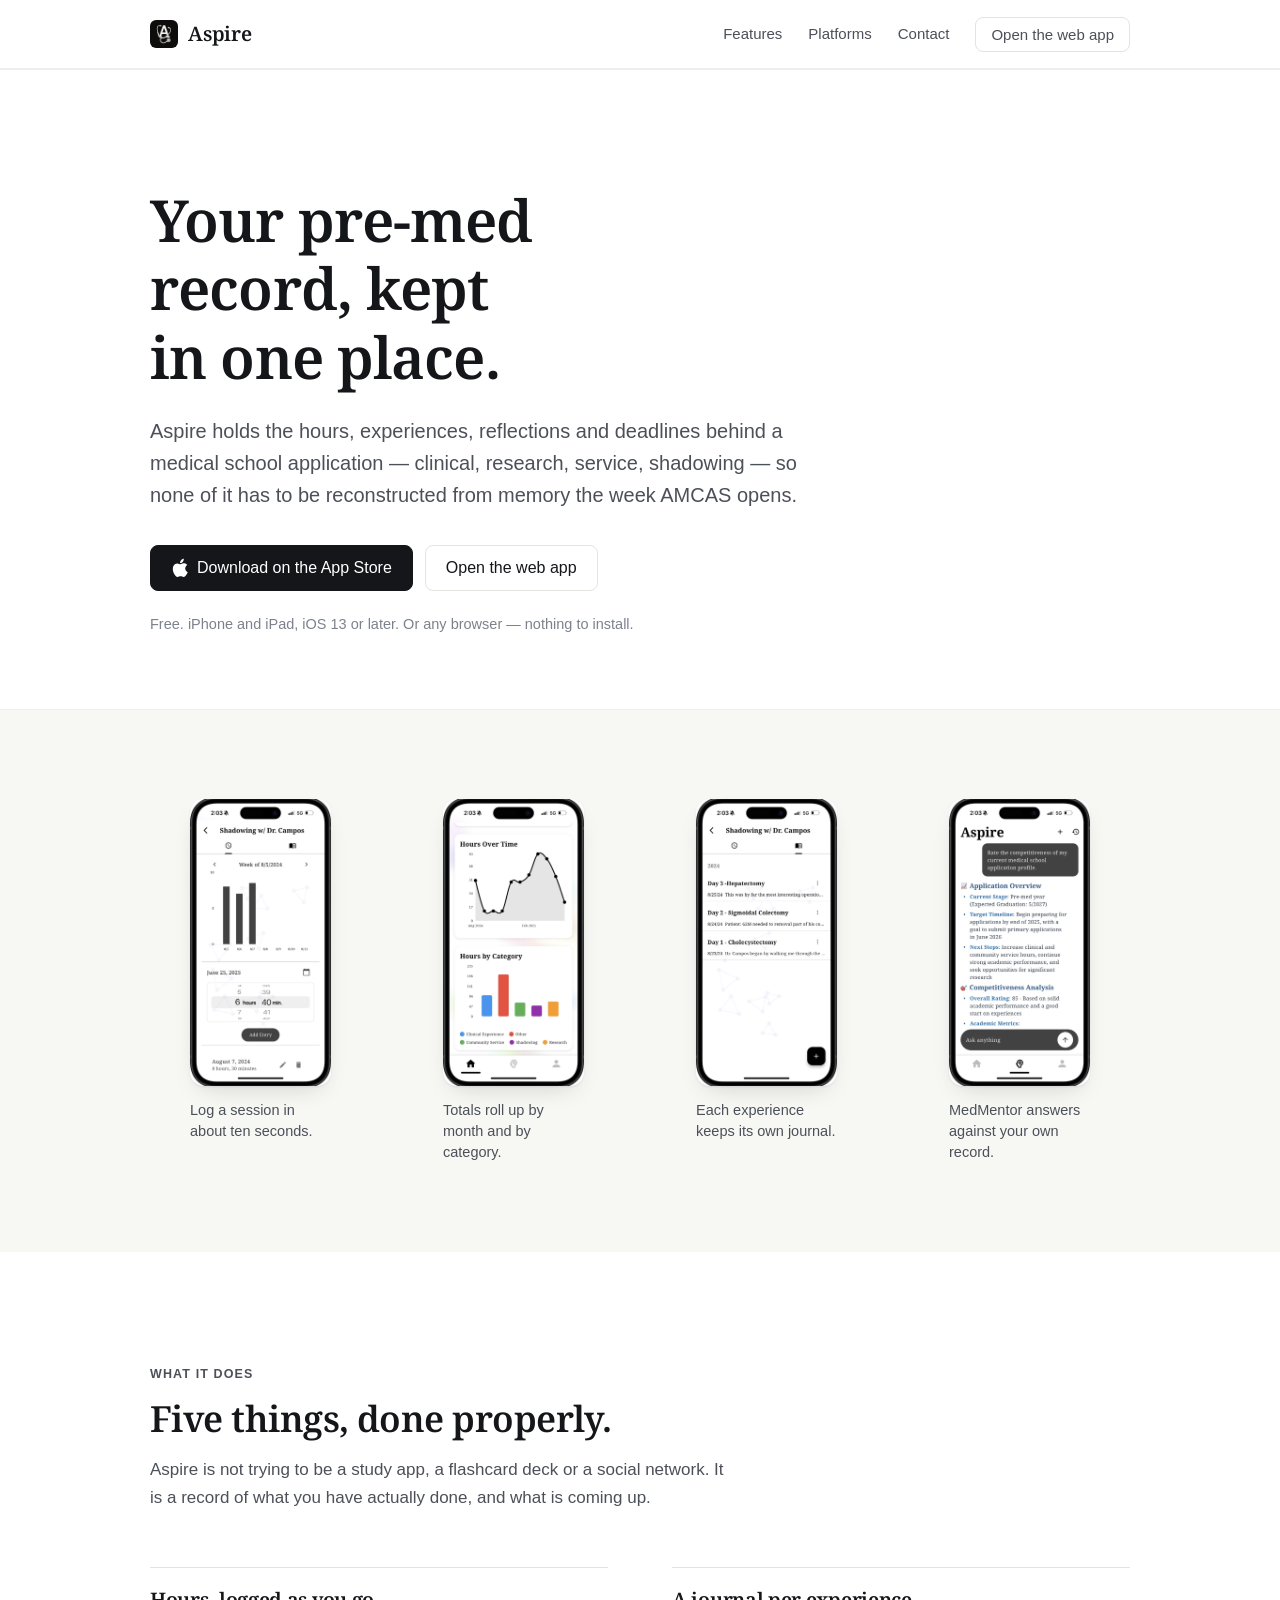
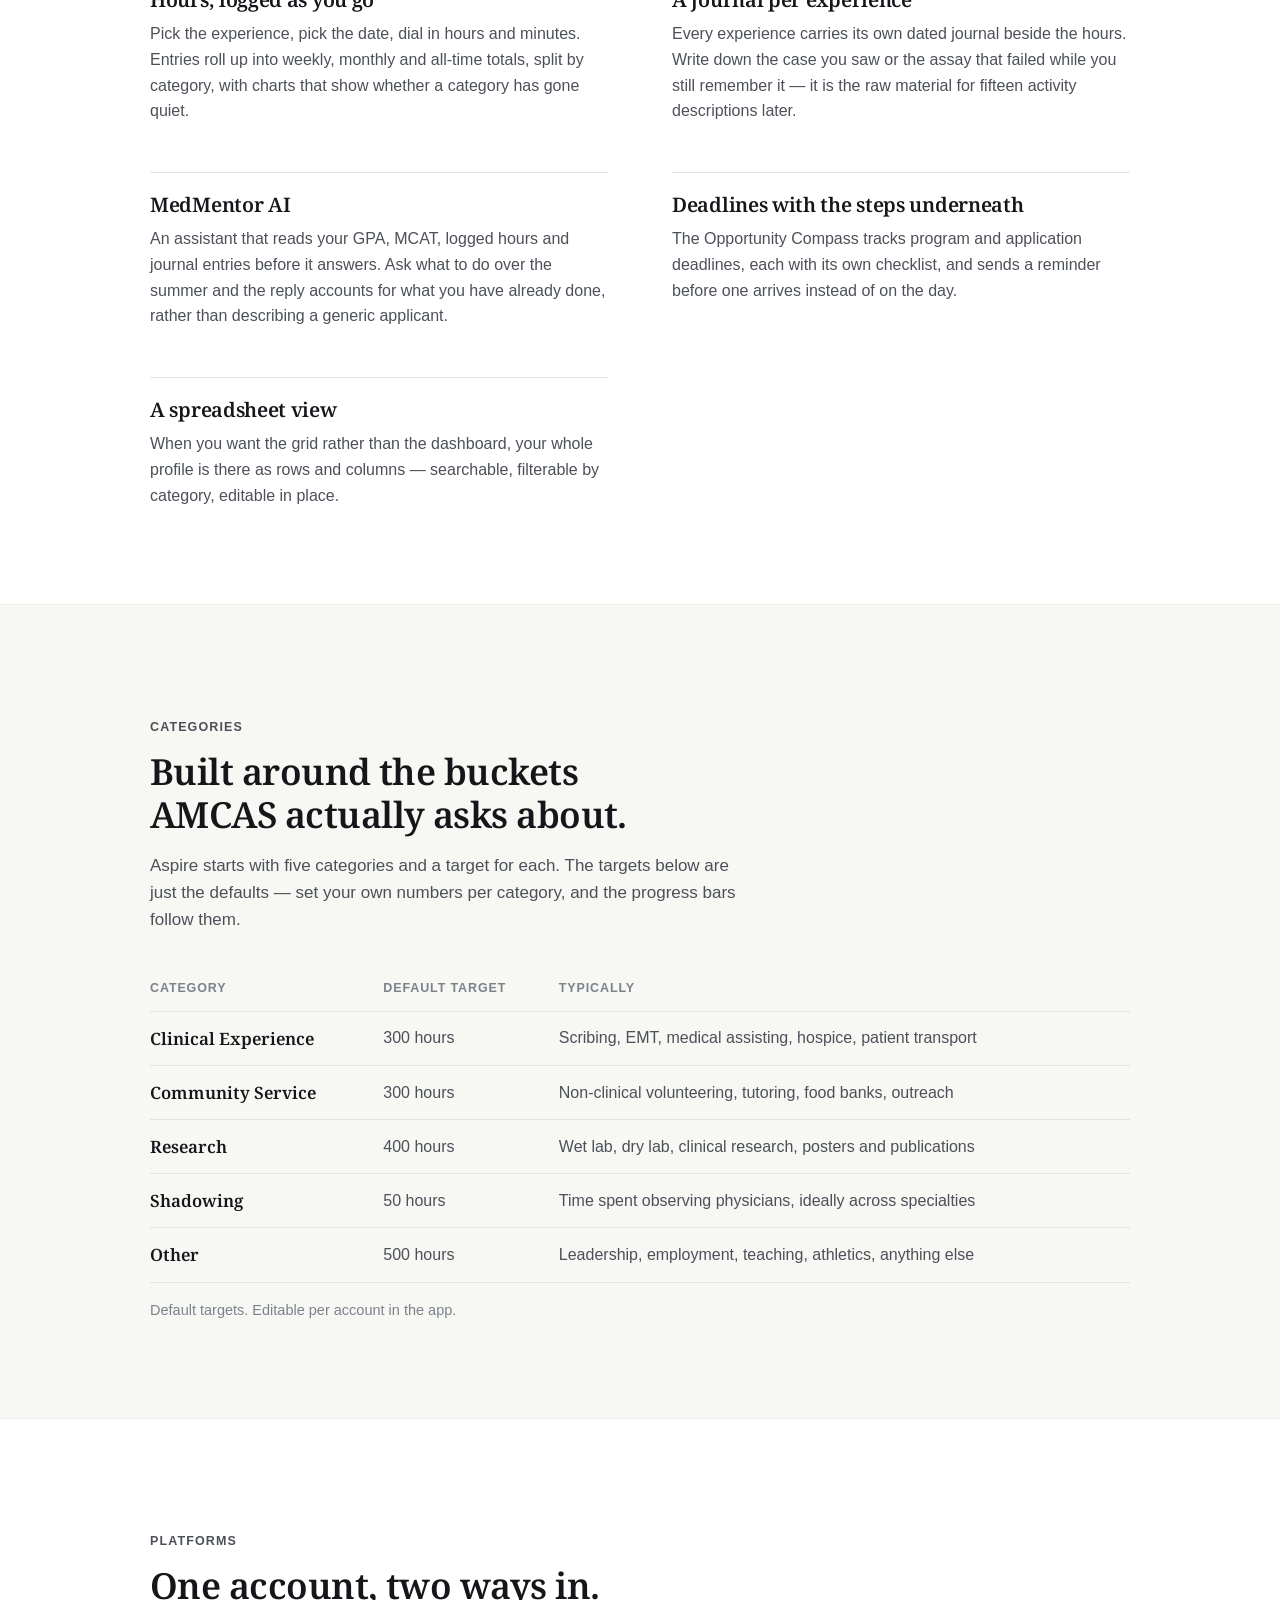
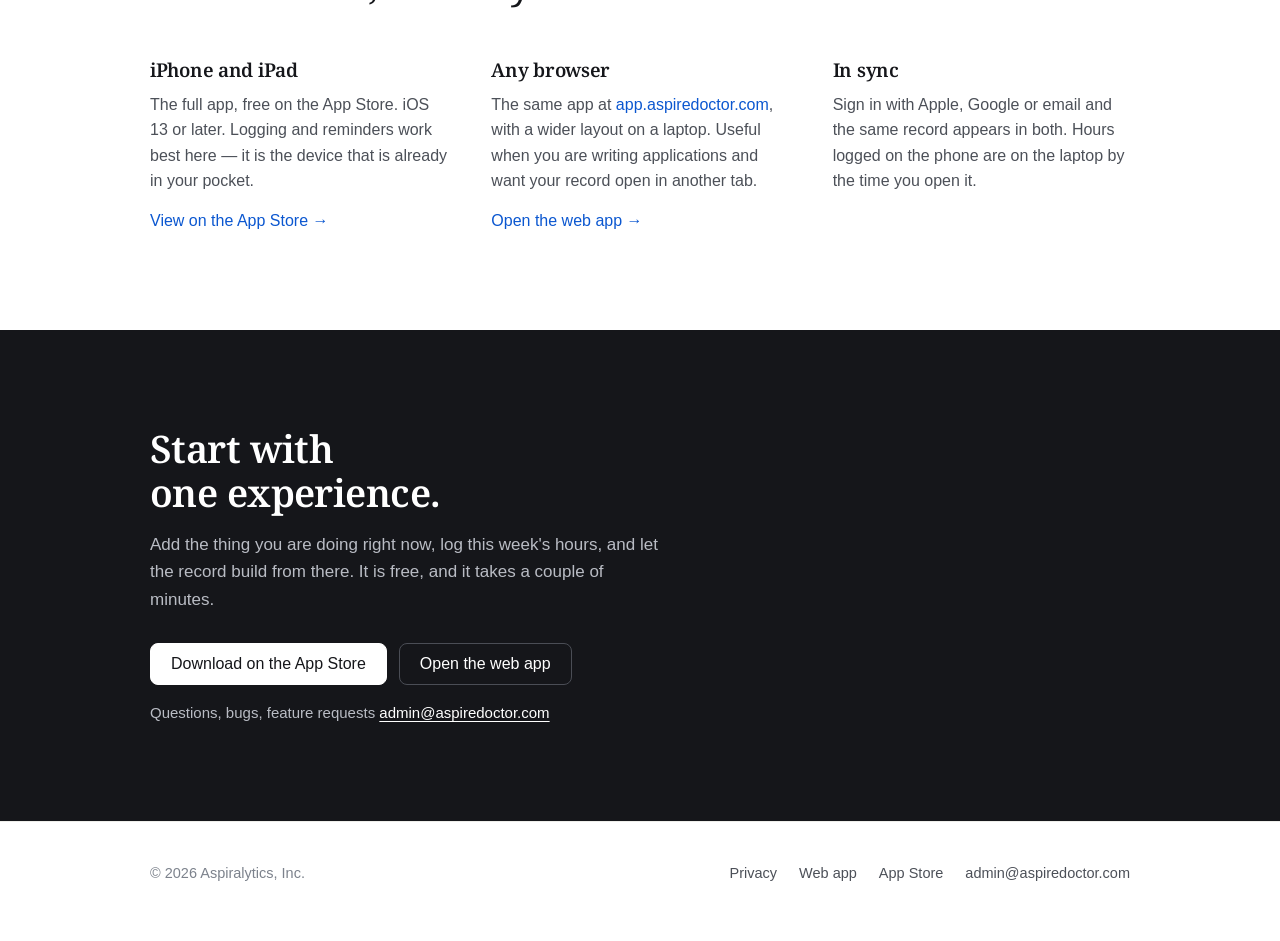
<file: index.html>
<!doctype html>
<html lang="en">
<head>
<meta charset="utf-8">
<meta name="viewport" content="width=device-width, initial-scale=1">

<title>Aspire — the pre-med planner</title>
<meta name="description" content="Aspire keeps the hours, experiences, reflections and deadlines behind a medical school application in one place. Free on iPhone, iPad and the web.">
<link rel="canonical" href="https://aspiredoctor.com/">

<meta property="og:type" content="website">
<meta property="og:site_name" content="Aspire">
<meta property="og:title" content="Aspire — the pre-med planner">
<meta property="og:description" content="Track clinical, research, service and shadowing hours, keep a journal per experience, and stay ahead of deadlines. Free on iPhone, iPad and the web.">
<meta property="og:url" content="https://aspiredoctor.com/">
<meta property="og:image" content="https://aspiredoctor.com/img/og.png">
<meta property="og:image:width" content="1200">
<meta property="og:image:height" content="630">
<meta name="twitter:card" content="summary_large_image">
<meta name="twitter:title" content="Aspire — the pre-med planner">
<meta name="twitter:description" content="Track clinical, research, service and shadowing hours, keep a journal per experience, and stay ahead of deadlines.">
<meta name="twitter:image" content="https://aspiredoctor.com/img/og.png">
<meta name="theme-color" content="#ffffff">

<link rel="icon" href="img/favicon.png" type="image/png">
<link rel="apple-touch-icon" href="img/apple-touch-icon.png">

<link rel="preconnect" href="https://fonts.googleapis.com">
<link rel="preconnect" href="https://fonts.gstatic.com" crossorigin>
<link rel="stylesheet" href="https://fonts.googleapis.com/css2?family=Noto+Serif:wght@400;600&display=swap">
<link rel="stylesheet" href="styles.css">

<script type="application/ld+json">
{
  "@context": "https://schema.org",
  "@type": "SoftwareApplication",
  "name": "Aspire: The Premed App",
  "applicationCategory": "EducationalApplication",
  "operatingSystem": "iOS 13.0 or later, any modern web browser",
  "url": "https://aspiredoctor.com/",
  "downloadUrl": "https://apps.apple.com/us/app/aspire-the-premed-app/id6744653365",
  "offers": { "@type": "Offer", "price": "0", "priceCurrency": "USD" },
  "publisher": { "@type": "Organization", "name": "Aspiralytics, Inc.", "email": "admin@aspiredoctor.com" }
}
</script>
</head>

<body>
<a class="skip" href="#main">Skip to content</a>

<header class="site-head">
  <div class="wrap">
    <a class="mark" href="/">
      <img src="img/icon.png" alt="" width="28" height="28">
      Aspire
    </a>
    <nav class="site-nav" aria-label="Primary">
      <a class="hide-sm" href="#features">Features</a>
      <a class="hide-sm" href="#platforms">Platforms</a>
      <a class="hide-sm" href="#contact">Contact</a>
      <a class="btn btn-secondary btn-sm" href="https://app.aspiredoctor.com/">Open the web app</a>
    </nav>
  </div>
</header>

<main id="main">

  <section class="hero">
    <div class="wrap">
      <h1>Your pre-med record, kept in one place.</h1>
      <p class="lede">
        Aspire holds the hours, experiences, reflections and deadlines behind a medical
        school application — clinical, research, service, shadowing — so none of it has to
        be reconstructed from memory the week AMCAS opens.
      </p>
      <div class="actions">
        <a class="btn btn-primary" href="https://apps.apple.com/us/app/aspire-the-premed-app/id6744653365">
          <svg width="17" height="20" viewBox="0 0 17 20" fill="currentColor" aria-hidden="true">
            <path d="M14.2 10.6c0-2.3 1.9-3.4 2-3.5-1.1-1.6-2.8-1.8-3.4-1.8-1.4-.1-2.8.9-3.5.9-.7 0-1.8-.9-3-.8-1.5 0-2.9.9-3.7 2.3-1.6 2.7-.4 6.8 1.1 9 .8 1.1 1.7 2.3 2.9 2.2 1.2 0 1.6-.7 3-.7s1.8.7 3 .7c1.3 0 2.1-1.1 2.8-2.2.9-1.2 1.3-2.5 1.3-2.5s-2.5-1-2.5-3.6zM11.9 3.8c.6-.8 1-1.9.9-3-.9 0-2.1.6-2.7 1.4-.6.7-1.1 1.8-1 2.9 1 .1 2.1-.5 2.8-1.3z"/>
          </svg>
          Download on the App Store
        </a>
        <a class="btn btn-secondary" href="https://app.aspiredoctor.com/">Open the web app</a>
      </div>
      <p class="fine">
        <span>Free.</span> <span>iPhone and iPad, iOS 13 or later.</span>
        <span>Or any browser — nothing to install.</span>
      </p>
    </div>
  </section>

  <section class="shots" aria-label="Screenshots">
    <div class="wrap">
      <div class="shot-row">
        <figure class="shot">
          <img src="img/log-hours.webp" width="600" height="1223" loading="lazy"
               alt="Logging hours for a shadowing experience: a weekly bar chart, a date, and an hours-and-minutes picker set to 6 hours 40 minutes.">
          <figcaption>Log a session in about ten seconds.</figcaption>
        </figure>
        <figure class="shot">
          <img src="img/progress.webp" width="600" height="1223" loading="lazy"
               alt="Two charts: hours over time as a line from August 2024, and hours by category as colored bars.">
          <figcaption>Totals roll up by month and by category.</figcaption>
        </figure>
        <figure class="shot">
          <img src="img/journal.webp" width="600" height="1223" loading="lazy"
               alt="A journal for one experience, listing dated entries from three shadowing days.">
          <figcaption>Each experience keeps its own journal.</figcaption>
        </figure>
        <figure class="shot">
          <img src="img/medmentor.webp" width="600" height="1223" loading="lazy"
               alt="MedMentor AI answering a question about application competitiveness, citing the student's stage, timeline and next steps.">
          <figcaption>MedMentor answers against your own record.</figcaption>
        </figure>
      </div>
    </div>
  </section>

  <section class="band" id="features">
    <div class="wrap">
      <div class="band-head">
        <p class="eyebrow">What it does</p>
        <h2>Five things, done properly.</h2>
        <p>
          Aspire is not trying to be a study app, a flashcard deck or a social network.
          It is a record of what you have actually done, and what is coming up.
        </p>
      </div>

      <div class="features">
        <article class="feature">
          <h3>Hours, logged as you go</h3>
          <p>
            Pick the experience, pick the date, dial in hours and minutes. Entries roll up
            into weekly, monthly and all-time totals, split by category, with charts that
            show whether a category has gone quiet.
          </p>
        </article>

        <article class="feature">
          <h3>A journal per experience</h3>
          <p>
            Every experience carries its own dated journal beside the hours. Write down the
            case you saw or the assay that failed while you still remember it — it is the
            raw material for fifteen activity descriptions later.
          </p>
        </article>

        <article class="feature">
          <h3>MedMentor AI</h3>
          <p>
            An assistant that reads your GPA, MCAT, logged hours and journal entries before
            it answers. Ask what to do over the summer and the reply accounts for what you
            have already done, rather than describing a generic applicant.
          </p>
        </article>

        <article class="feature">
          <h3>Deadlines with the steps underneath</h3>
          <p>
            The Opportunity Compass tracks program and application deadlines, each with
            its own checklist, and sends a reminder before one arrives instead of on the day.
          </p>
        </article>

        <article class="feature">
          <h3>A spreadsheet view</h3>
          <p>
            When you want the grid rather than the dashboard, your whole profile is there as
            rows and columns — searchable, filterable by category, editable in place.
          </p>
        </article>
      </div>
    </div>
  </section>

  <section class="band cats">
    <div class="wrap">
      <div class="band-head">
        <p class="eyebrow">Categories</p>
        <h2>Built around the buckets AMCAS actually asks about.</h2>
        <p>
          Aspire starts with five categories and a target for each. The targets below are
          just the defaults — set your own numbers per category, and the progress bars
          follow them.
        </p>
      </div>

      <table class="cat-table">
        <caption>Default targets. Editable per account in the app.</caption>
        <thead>
          <tr>
            <th scope="col">Category</th>
            <th scope="col">Default target</th>
            <th scope="col">Typically</th>
          </tr>
        </thead>
        <tbody>
          <tr>
            <th scope="row">Clinical Experience</th>
            <td class="num">300 hours</td>
            <td>Scribing, EMT, medical assisting, hospice, patient transport</td>
          </tr>
          <tr>
            <th scope="row">Community Service</th>
            <td class="num">300 hours</td>
            <td>Non-clinical volunteering, tutoring, food banks, outreach</td>
          </tr>
          <tr>
            <th scope="row">Research</th>
            <td class="num">400 hours</td>
            <td>Wet lab, dry lab, clinical research, posters and publications</td>
          </tr>
          <tr>
            <th scope="row">Shadowing</th>
            <td class="num">50 hours</td>
            <td>Time spent observing physicians, ideally across specialties</td>
          </tr>
          <tr>
            <th scope="row">Other</th>
            <td class="num">500 hours</td>
            <td>Leadership, employment, teaching, athletics, anything else</td>
          </tr>
        </tbody>
      </table>
    </div>
  </section>

  <section class="band" id="platforms">
    <div class="wrap">
      <div class="band-head">
        <p class="eyebrow">Platforms</p>
        <h2>One account, two ways in.</h2>
      </div>

      <div class="cols">
        <div>
          <h3>iPhone and iPad</h3>
          <p>
            The full app, free on the App Store. iOS 13 or later. Logging and reminders
            work best here — it is the device that is already in your pocket.
          </p>
          <p style="margin-top:14px"><a href="https://apps.apple.com/us/app/aspire-the-premed-app/id6744653365">View on the App Store &rarr;</a></p>
        </div>
        <div>
          <h3>Any browser</h3>
          <p>
            The same app at <a href="https://app.aspiredoctor.com/">app.aspiredoctor.com</a>,
            with a wider layout on a laptop. Useful when you are writing applications and
            want your record open in another tab.
          </p>
          <p style="margin-top:14px"><a href="https://app.aspiredoctor.com/">Open the web app &rarr;</a></p>
        </div>
        <div>
          <h3>In sync</h3>
          <p>
            Sign in with Apple, Google or email and the same record appears in both. Hours
            logged on the phone are on the laptop by the time you open it.
          </p>
        </div>
      </div>
    </div>
  </section>

  <section class="band closer" id="contact">
    <div class="wrap">
      <h2>Start with one experience.</h2>
      <p>
        Add the thing you are doing right now, log this week's hours, and let the record
        build from there. It is free, and it takes a couple of minutes.
      </p>
      <div class="actions">
        <a class="btn btn-primary" href="https://apps.apple.com/us/app/aspire-the-premed-app/id6744653365">Download on the App Store</a>
        <a class="btn btn-secondary" href="https://app.aspiredoctor.com/">Open the web app</a>
      </div>
      <p class="contact-line">
        Questions, bugs, feature requests
        <a href="mailto:admin@aspiredoctor.com">admin@aspiredoctor.com</a>
      </p>
    </div>
  </section>

</main>

<footer class="site-foot">
  <div class="wrap">
    <p>&copy; <span id="year">2026</span> Aspiralytics, Inc.</p>
    <nav aria-label="Footer">
      <a href="/privacy/">Privacy</a>
      <a href="https://app.aspiredoctor.com/">Web app</a>
      <a href="https://apps.apple.com/us/app/aspire-the-premed-app/id6744653365">App Store</a>
      <a href="mailto:admin@aspiredoctor.com">admin@aspiredoctor.com</a>
    </nav>
  </div>
</footer>

<script>document.getElementById('year').textContent = new Date().getFullYear();</script>
</body>
</html>
</file>
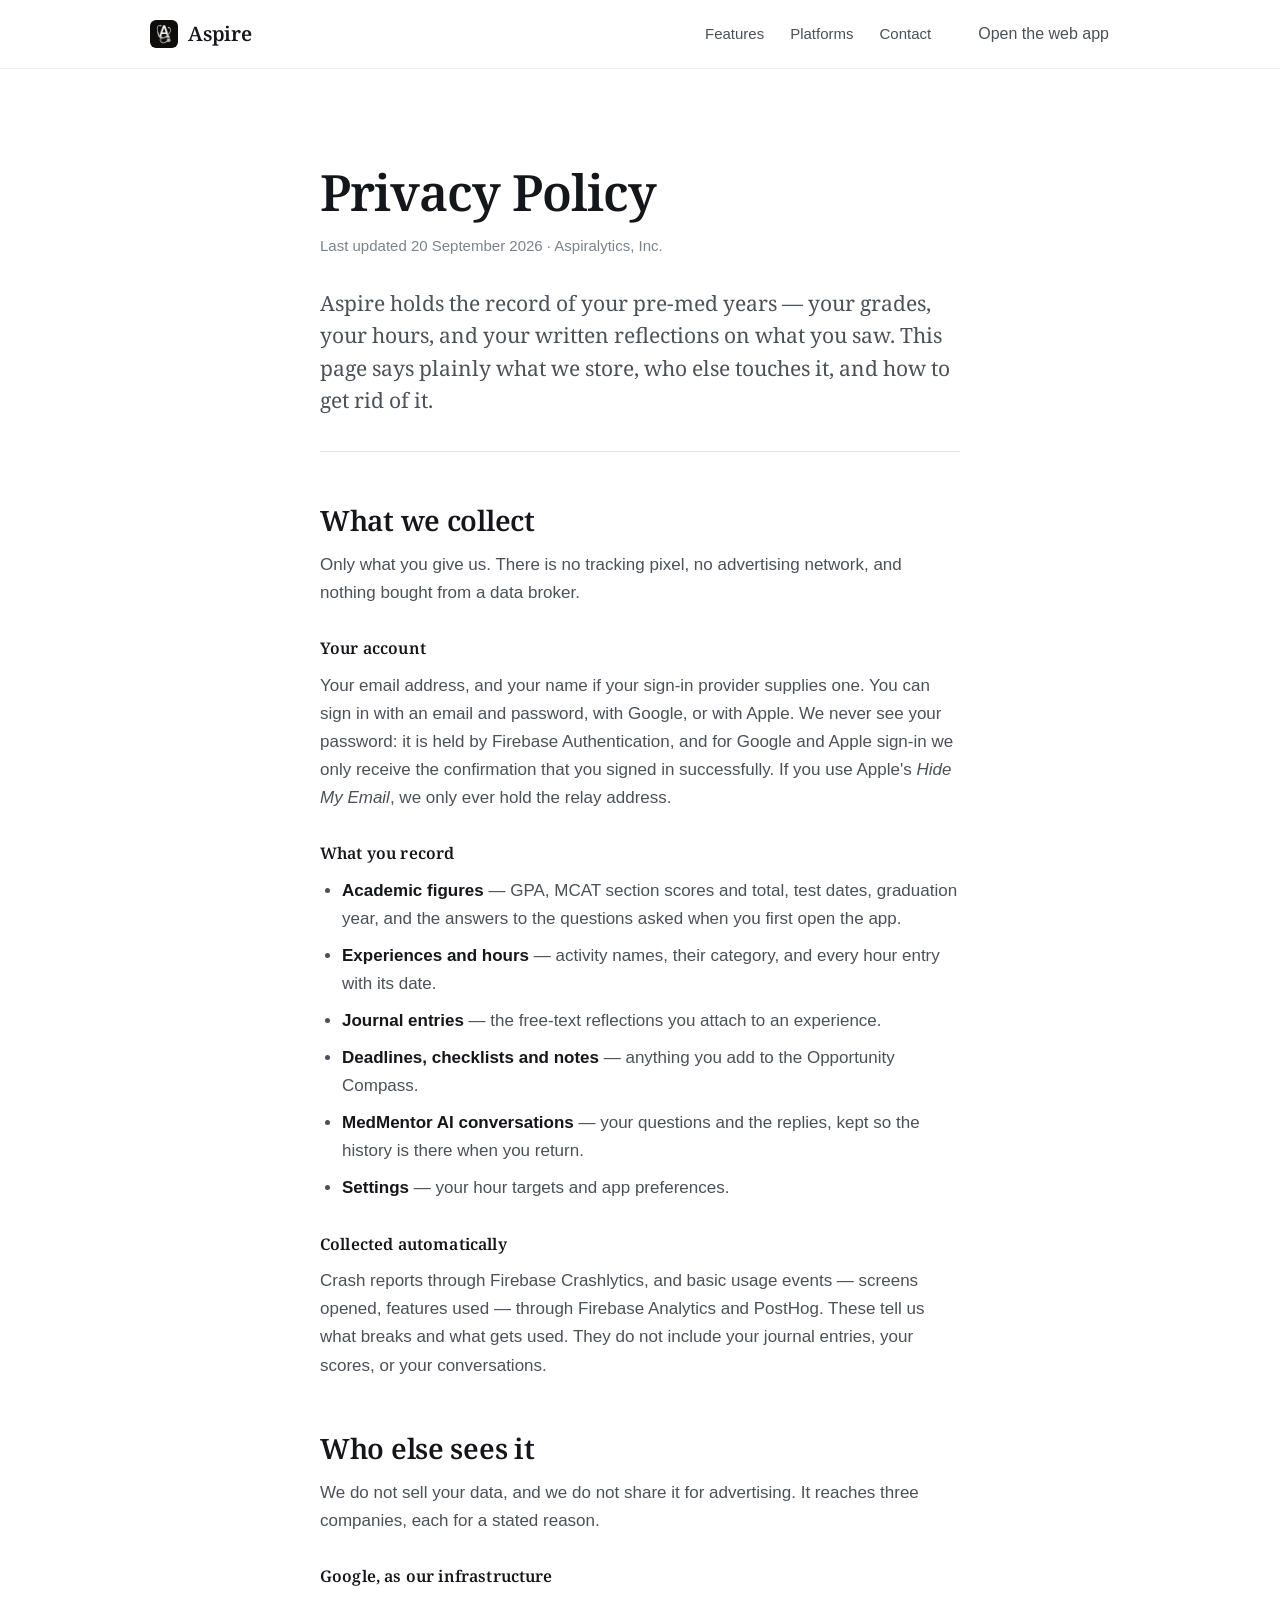
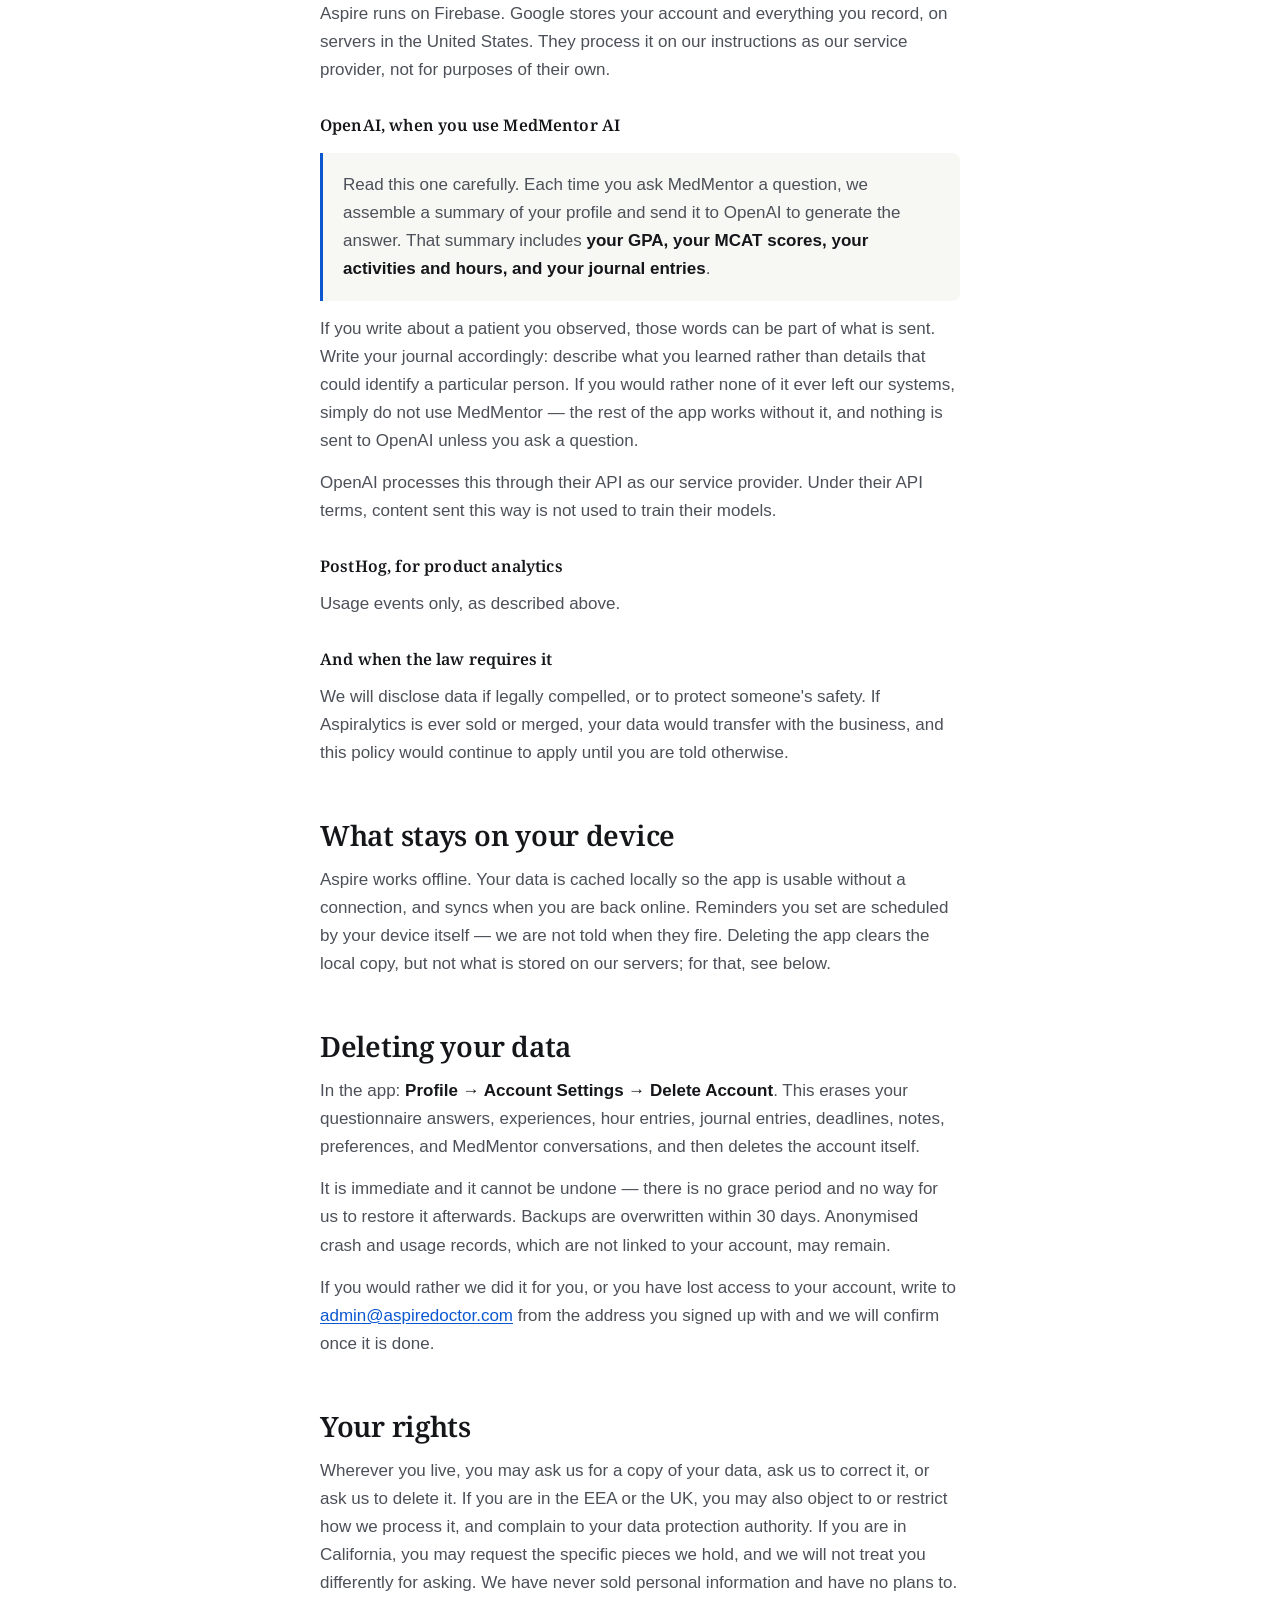
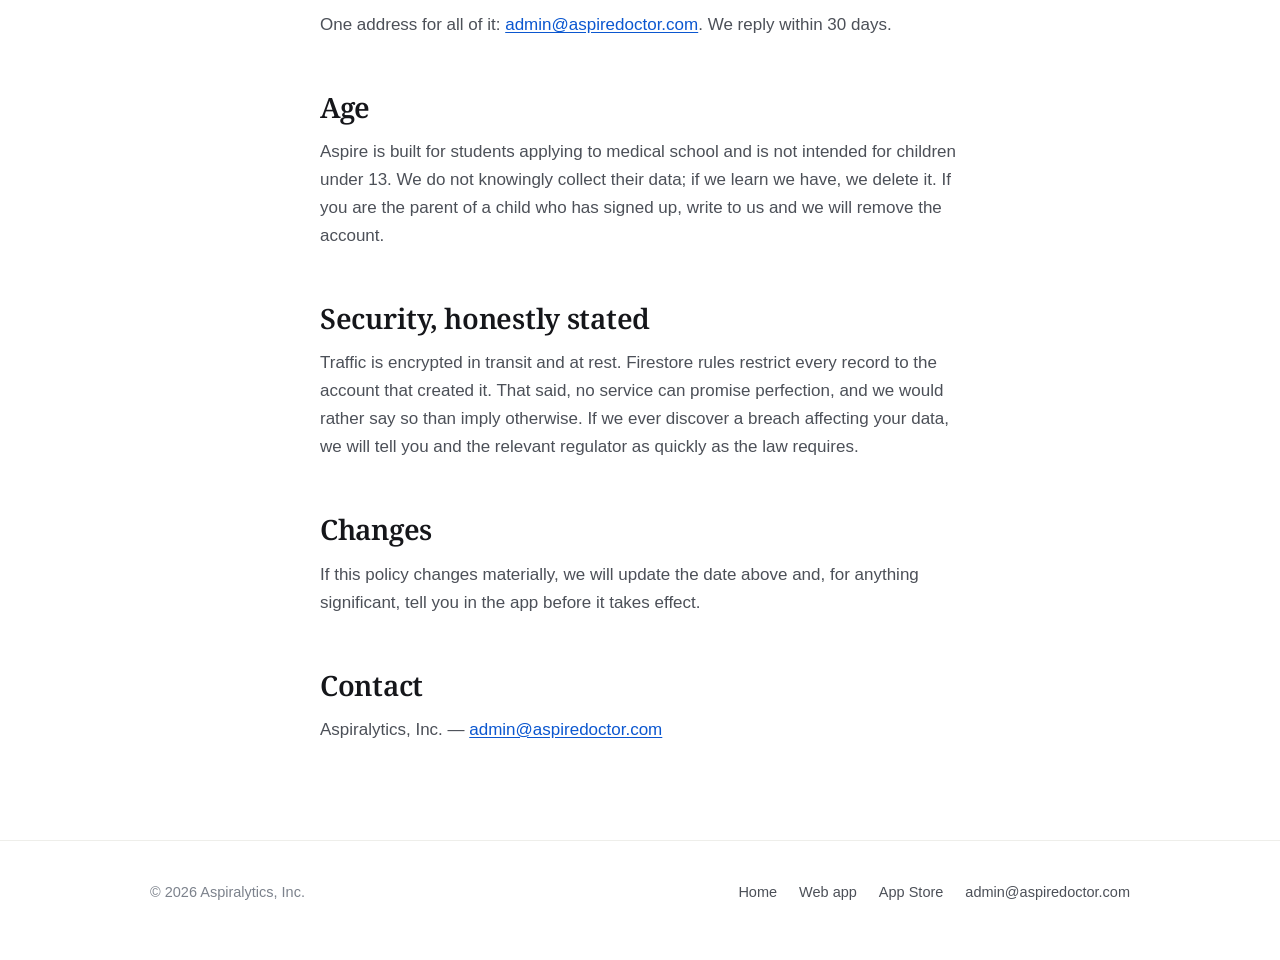
<file: privacy/index.html>
<!doctype html>
<html lang="en">
<head>
<meta charset="utf-8">
<meta name="viewport" content="width=device-width, initial-scale=1">

<title>Privacy Policy — Aspire</title>
<meta name="description" content="What Aspire collects, where it is stored, who it is shared with, and how to delete it.">
<link rel="canonical" href="https://aspiredoctor.com/privacy/">
<meta name="robots" content="index, follow">

<meta property="og:type" content="article">
<meta property="og:site_name" content="Aspire">
<meta property="og:title" content="Privacy Policy — Aspire">
<meta property="og:description" content="What Aspire collects, where it is stored, who it is shared with, and how to delete it.">
<meta property="og:url" content="https://aspiredoctor.com/privacy/">
<meta name="theme-color" content="#ffffff">

<link rel="icon" href="/img/favicon.png" type="image/png">
<link rel="apple-touch-icon" href="/img/apple-touch-icon.png">

<link rel="preconnect" href="https://fonts.googleapis.com">
<link rel="preconnect" href="https://fonts.gstatic.com" crossorigin>
<link rel="stylesheet" href="https://fonts.googleapis.com/css2?family=Noto+Serif:wght@400;600&display=swap">
<link rel="stylesheet" href="/styles.css">
</head>

<body>
<a class="skip" href="#main">Skip to content</a>

<header class="site-head">
  <div class="wrap">
    <a class="mark" href="/">
      <img src="/img/icon.png" alt="" width="28" height="28">
      Aspire
    </a>
    <nav class="site-nav" aria-label="Primary">
      <a class="hide-sm" href="/#features">Features</a>
      <a class="hide-sm" href="/#platforms">Platforms</a>
      <a class="hide-sm" href="/#contact">Contact</a>
      <a class="btn btn-small" href="https://app.aspiredoctor.com/">Open the web app</a>
    </nav>
  </div>
</header>

<main id="main">
<article class="band prose">
  <div class="wrap">

    <h1>Privacy Policy</h1>
    <p class="stamp">Last updated 20 September 2026 · Aspiralytics,&nbsp;Inc.</p>

    <p class="standfirst">
      Aspire holds the record of your pre-med years — your grades, your hours, and
      your written reflections on what you saw. This page says plainly what we
      store, who else touches it, and how to get rid of it.
    </p>

    <h2>What we collect</h2>

    <p>Only what you give us. There is no tracking pixel, no advertising network,
    and nothing bought from a data broker.</p>

    <h3>Your account</h3>
    <p>Your email address, and your name if your sign-in provider supplies one. You
    can sign in with an email and password, with Google, or with Apple. We never
    see your password: it is held by Firebase Authentication, and for Google and
    Apple sign-in we only receive the confirmation that you signed in
    successfully. If you use Apple's <em>Hide My Email</em>, we only ever hold the
    relay address.</p>

    <h3>What you record</h3>
    <ul>
      <li><strong>Academic figures</strong> — GPA, MCAT section scores and total, test dates, graduation year, and the answers to the questions asked when you first open the app.</li>
      <li><strong>Experiences and hours</strong> — activity names, their category, and every hour entry with its date.</li>
      <li><strong>Journal entries</strong> — the free-text reflections you attach to an experience.</li>
      <li><strong>Deadlines, checklists and notes</strong> — anything you add to the Opportunity Compass.</li>
      <li><strong>MedMentor AI conversations</strong> — your questions and the replies, kept so the history is there when you return.</li>
      <li><strong>Settings</strong> — your hour targets and app preferences.</li>
    </ul>

    <h3>Collected automatically</h3>
    <p>Crash reports through Firebase Crashlytics, and basic usage events — screens
    opened, features used — through Firebase Analytics and PostHog. These tell us
    what breaks and what gets used. They do not include your journal entries,
    your scores, or your conversations.</p>

    <h2>Who else sees it</h2>

    <p>We do not sell your data, and we do not share it for advertising. It reaches
    three companies, each for a stated reason.</p>

    <h3>Google, as our infrastructure</h3>
    <p>Aspire runs on Firebase. Google stores your account and everything you record,
    on servers in the United States. They process it on our instructions as our
    service provider, not for purposes of their own.</p>

    <h3>OpenAI, when you use MedMentor AI</h3>
    <p class="callout">
      Read this one carefully. Each time you ask MedMentor a question, we assemble a
      summary of your profile and send it to OpenAI to generate the answer. That
      summary includes <strong>your GPA, your MCAT scores, your activities and
      hours, and your journal entries</strong>.
    </p>
    <p>If you write about a patient you observed, those words can be part of what is
    sent. Write your journal accordingly: describe what you learned rather than
    details that could identify a particular person. If you would rather none of it
    ever left our systems, simply do not use MedMentor — the rest of the app works
    without it, and nothing is sent to OpenAI unless you ask a question.</p>
    <p>OpenAI processes this through their API as our service provider. Under their
    API terms, content sent this way is not used to train their models.</p>

    <h3>PostHog, for product analytics</h3>
    <p>Usage events only, as described above.</p>

    <h3>And when the law requires it</h3>
    <p>We will disclose data if legally compelled, or to protect someone's safety. If
    Aspiralytics is ever sold or merged, your data would transfer with the business,
    and this policy would continue to apply until you are told otherwise.</p>

    <h2>What stays on your device</h2>
    <p>Aspire works offline. Your data is cached locally so the app is usable without
    a connection, and syncs when you are back online. Reminders you set are
    scheduled by your device itself — we are not told when they fire. Deleting the
    app clears the local copy, but not what is stored on our servers; for that, see
    below.</p>

    <h2>Deleting your data</h2>
    <p>In the app: <strong>Profile → Account Settings → Delete Account</strong>. This
    erases your questionnaire answers, experiences, hour entries, journal entries,
    deadlines, notes, preferences, and MedMentor conversations, and then deletes the
    account itself.</p>
    <p>It is immediate and it cannot be undone — there is no grace period and no way
    for us to restore it afterwards. Backups are overwritten within 30 days.
    Anonymised crash and usage records, which are not linked to your account, may
    remain.</p>
    <p>If you would rather we did it for you, or you have lost access to your account,
    write to <a href="mailto:admin@aspiredoctor.com">admin@aspiredoctor.com</a> from
    the address you signed up with and we will confirm once it is done.</p>

    <h2>Your rights</h2>
    <p>Wherever you live, you may ask us for a copy of your data, ask us to correct
    it, or ask us to delete it. If you are in the EEA or the UK, you may also object
    to or restrict how we process it, and complain to your data protection
    authority. If you are in California, you may request the specific pieces we
    hold, and we will not treat you differently for asking. We have never sold
    personal information and have no plans to.</p>
    <p>One address for all of it:
    <a href="mailto:admin@aspiredoctor.com">admin@aspiredoctor.com</a>. We reply
    within 30 days.</p>

    <h2>Age</h2>
    <p>Aspire is built for students applying to medical school and is not intended
    for children under 13. We do not knowingly collect their data; if we learn we
    have, we delete it. If you are the parent of a child who has signed up, write to
    us and we will remove the account.</p>

    <h2>Security, honestly stated</h2>
    <p>Traffic is encrypted in transit and at rest. Firestore rules restrict every
    record to the account that created it. That said, no service can promise
    perfection, and we would rather say so than imply otherwise. If we ever discover
    a breach affecting your data, we will tell you and the relevant regulator as
    quickly as the law requires.</p>

    <h2>Changes</h2>
    <p>If this policy changes materially, we will update the date above and, for
    anything significant, tell you in the app before it takes effect.</p>

    <h2>Contact</h2>
    <p>Aspiralytics, Inc. —
    <a href="mailto:admin@aspiredoctor.com">admin@aspiredoctor.com</a></p>

  </div>
</article>
</main>

<footer class="site-foot">
  <div class="wrap">
    <p>&copy; <span id="year">2026</span> Aspiralytics, Inc.</p>
    <nav aria-label="Footer">
      <a href="/">Home</a>
      <a href="https://app.aspiredoctor.com/">Web app</a>
      <a href="https://apps.apple.com/us/app/aspire-the-premed-app/id6744653365">App Store</a>
      <a href="mailto:admin@aspiredoctor.com">admin@aspiredoctor.com</a>
    </nav>
  </div>
</footer>

<script>document.getElementById('year').textContent = new Date().getFullYear();</script>
</body>
</html>
</file>
<file: styles.css>
/* Aspire — aspiredoctor.com
   Typeface note: the app itself is set in Noto Serif, so headings here match it. */

:root {
  color-scheme: light;

  --ink:        #15161a;
  --ink-soft:   #4c5058;
  --ink-faint:  #7c828c;
  --rule:       #e3e3df;
  --rule-soft:  #eeeeea;
  --paper:      #ffffff;
  --paper-warm: #f7f7f4;
  --accent:     #0b57d0;
  --accent-ink: #0842a0;

  --serif: "Noto Serif", Georgia, "Times New Roman", serif;
  --sans: -apple-system, BlinkMacSystemFont, "Segoe UI", Roboto, "Helvetica Neue", Arial, sans-serif;

  --measure: 62ch;
  --gutter: clamp(20px, 5vw, 40px);
  --max: 1060px;
}

*, *::before, *::after { box-sizing: border-box; }

html { -webkit-text-size-adjust: 100%; scroll-behavior: smooth; }
@media (prefers-reduced-motion: reduce) {
  html { scroll-behavior: auto; }
  * { animation: none !important; transition: none !important; }
}

body {
  margin: 0;
  background: var(--paper);
  color: var(--ink);
  font-family: var(--sans);
  font-size: 17px;
  line-height: 1.6;
  -webkit-font-smoothing: antialiased;
  text-rendering: optimizeLegibility;
}

h1, h2, h3 {
  font-family: var(--serif);
  font-weight: 600;
  letter-spacing: -0.015em;
  line-height: 1.18;
  margin: 0;
  text-wrap: balance;
}

p { margin: 0; }
img { max-width: 100%; height: auto; display: block; }

a { color: var(--accent); text-decoration: none; }
a:hover { text-decoration: underline; text-underline-offset: 3px; }

:focus-visible {
  outline: 2px solid var(--accent);
  outline-offset: 3px;
  border-radius: 3px;
}

.wrap {
  width: 100%;
  max-width: var(--max);
  margin-inline: auto;
  padding-inline: var(--gutter);
}

.skip {
  position: absolute; left: -9999px;
  background: var(--ink); color: #fff;
  padding: 10px 16px; border-radius: 6px; z-index: 10;
}
.skip:focus { left: var(--gutter); top: 12px; }

/* ---------- header ---------- */

.site-head {
  border-bottom: 1px solid var(--rule-soft);
  background: var(--paper);
}
.site-head .wrap {
  display: flex;
  align-items: center;
  gap: 24px;
  min-height: 68px;
}

.mark {
  display: inline-flex;
  align-items: center;
  gap: 10px;
  color: var(--ink);
  font-family: var(--serif);
  font-size: 20px;
  font-weight: 600;
  letter-spacing: -0.01em;
}
.mark:hover { text-decoration: none; }
.mark img { width: 28px; height: 28px; border-radius: 6px; }

.site-nav {
  margin-left: auto;
  display: flex;
  align-items: center;
  gap: 26px;
  font-size: 15px;
}
.site-nav a { color: var(--ink-soft); }
.site-nav a:hover { color: var(--ink); }
@media (max-width: 640px) {
  .site-nav .hide-sm { display: none; }
}

/* ---------- buttons ---------- */

.btn {
  display: inline-flex;
  align-items: center;
  justify-content: center;
  gap: 9px;
  padding: 12px 20px;
  border-radius: 8px;
  border: 1px solid transparent;
  font-family: var(--sans);
  font-size: 16px;
  font-weight: 500;
  line-height: 1;
  white-space: nowrap;
}
.btn:hover { text-decoration: none; }

.btn-primary {
  background: var(--ink);
  border-color: var(--ink);
  color: #fff;
}
.btn-primary:hover { background: #000; }

.btn-secondary {
  background: var(--paper);
  border-color: var(--rule);
  color: var(--ink);
}
.btn-secondary:hover { border-color: var(--ink-faint); background: var(--paper-warm); }

.btn-sm { padding: 9px 15px; font-size: 15px; }
.btn svg { flex: none; }

/* ---------- hero ---------- */

.hero { padding: clamp(60px, 11vw, 116px) 0 clamp(44px, 7vw, 72px); }

.hero h1 {
  font-size: clamp(34px, 6.2vw, 58px);
  max-width: 17ch;
}
.hero .lede {
  margin-top: 24px;
  max-width: var(--measure);
  font-size: clamp(17px, 2.1vw, 20px);
  color: var(--ink-soft);
}
.hero .actions {
  margin-top: 34px;
  display: flex;
  flex-wrap: wrap;
  gap: 12px;
}
.hero .fine {
  margin-top: 22px;
  font-size: 14.5px;
  color: var(--ink-faint);
}
.hero .fine span { white-space: nowrap; }

/* ---------- screenshots ---------- */

.shots {
  border-top: 1px solid var(--rule-soft);
  background: var(--paper-warm);
  padding: clamp(44px, 7vw, 72px) 0;
  overflow: hidden;
}
.shot-row {
  display: grid;
  grid-template-columns: repeat(4, minmax(0, 1fr));
  gap: clamp(16px, 3vw, 32px);
  align-items: start;
}
@media (max-width: 860px) {
  .shot-row {
    grid-template-columns: repeat(4, 62vw);
    overflow-x: auto;
    scroll-snap-type: x mandatory;
    padding-bottom: 12px;
    margin-inline: calc(var(--gutter) * -1);
    padding-inline: var(--gutter);
    -webkit-overflow-scrolling: touch;
  }
  .shot { scroll-snap-align: start; }
}
.shot figcaption {
  margin-top: 14px;
  font-size: 14.5px;
  line-height: 1.45;
  color: var(--ink-soft);
}
.shot img {
  width: 100%;
  border-radius: 14px;
  background: #fff;
  box-shadow: 0 1px 2px rgba(20,22,26,.07), 0 10px 26px -12px rgba(20,22,26,.22);
}

/* ---------- generic section ---------- */

section { border-top: 1px solid var(--rule-soft); }
.shots + section { border-top: 0; }

.band { padding: clamp(56px, 9vw, 96px) 0; }

.band-head { max-width: var(--measure); }
.band-head h2 {
  font-size: clamp(26px, 3.6vw, 36px);
}
.band-head p {
  margin-top: 16px;
  color: var(--ink-soft);
}

.eyebrow {
  font-family: var(--sans);
  font-size: 12.5px;
  font-weight: 600;
  letter-spacing: .09em;
  text-transform: uppercase;
  color: var(--ink-faint);
  margin-bottom: 14px;
}

/* ---------- feature list ---------- */

.features {
  margin-top: clamp(36px, 5vw, 56px);
  display: grid;
  grid-template-columns: repeat(2, minmax(0, 1fr));
  gap: clamp(28px, 4vw, 48px) clamp(32px, 5vw, 64px);
}
@media (max-width: 720px) { .features { grid-template-columns: 1fr; } }

.feature { border-top: 1px solid var(--rule); padding-top: 20px; }
.feature h3 { font-size: 20px; }
.feature p { margin-top: 10px; color: var(--ink-soft); font-size: 16px; }

/* ---------- categories ---------- */

.cats { background: var(--paper-warm); }

.cat-table {
  margin-top: clamp(32px, 4vw, 44px);
  width: 100%;
  border-collapse: collapse;
  font-size: 16px;
}
.cat-table caption { text-align: left; caption-side: bottom; padding-top: 16px; font-size: 14.5px; color: var(--ink-faint); }
.cat-table th, .cat-table td {
  text-align: left;
  padding: 13px 8px 13px 0;
  border-bottom: 1px solid var(--rule);
}
.cat-table thead th {
  font-family: var(--sans);
  font-size: 12.5px;
  font-weight: 600;
  letter-spacing: .07em;
  text-transform: uppercase;
  color: var(--ink-faint);
  padding-top: 0;
}
.cat-table tbody th { font-family: var(--serif); font-weight: 600; font-size: 17px; }
.cat-table td { color: var(--ink-soft); }
.cat-table .num { font-variant-numeric: tabular-nums; white-space: nowrap; }

/* ---------- platforms ---------- */

.cols {
  margin-top: clamp(36px, 5vw, 52px);
  display: grid;
  grid-template-columns: repeat(3, minmax(0, 1fr));
  gap: clamp(28px, 4vw, 44px);
}
@media (max-width: 720px) { .cols { grid-template-columns: 1fr; } }
.cols h3 { font-size: 19px; }
.cols p { margin-top: 10px; color: var(--ink-soft); font-size: 16px; }

/* ---------- closing CTA ---------- */

.closer {
  background: var(--ink);
  color: #fff;
  border-top: 0;
}
.closer h2 { font-size: clamp(26px, 3.8vw, 38px); max-width: 20ch; }
.closer p { margin-top: 16px; color: #b9bcc4; max-width: 54ch; }
.closer .actions { margin-top: 30px; display: flex; flex-wrap: wrap; gap: 12px; }
.closer .btn-primary { background: #fff; border-color: #fff; color: var(--ink); }
.closer .btn-primary:hover { background: #e9e9e6; }
.closer .btn-secondary { background: transparent; border-color: #4a4d55; color: #fff; }
.closer .btn-secondary:hover { background: #22242a; border-color: #6b6f78; }
.closer a:not(.btn) { color: #fff; text-decoration: underline; text-underline-offset: 3px; }

/* ---------- contact ---------- */

/* colour comes from .closer p and .closer a:not(.btn) above */
.contact-line {
  margin-top: 28px;
  font-size: 15px;
}

/* ---------- footer ---------- */

.site-foot {
  border-top: 1px solid var(--rule-soft);
  padding: 40px 0 56px;
  font-size: 14.5px;
  color: var(--ink-faint);
}
.site-foot .wrap {
  display: flex;
  flex-wrap: wrap;
  gap: 10px 28px;
  align-items: baseline;
}
.site-foot nav { display: flex; flex-wrap: wrap; gap: 10px 22px; margin-left: auto; }
.site-foot a { color: var(--ink-soft); }
.site-foot a:hover { color: var(--ink); }

/* ---------- long-form prose (privacy policy) ---------- */

.prose .wrap { max-width: 720px; }

.prose h1 {
  font-family: var(--serif);
  font-weight: 600;
  font-size: clamp(34px, 6vw, 50px);
  letter-spacing: -0.02em;
  line-height: 1.1;
  margin: 0;
}

.prose .stamp {
  margin: 14px 0 0;
  color: var(--ink-faint);
  font-size: 15px;
}

.prose .standfirst {
  margin: 28px 0 0;
  font-family: var(--serif);
  font-size: clamp(18px, 2.4vw, 21px);
  line-height: 1.55;
  color: var(--ink-soft);
  padding-bottom: 34px;
  border-bottom: 1px solid var(--rule);
}

.prose h2 {
  font-family: var(--serif);
  font-weight: 600;
  font-size: clamp(23px, 3vw, 28px);
  letter-spacing: -0.01em;
  margin: 52px 0 0;
}

.prose h3 {
  font-size: 16px;
  font-weight: 600;
  letter-spacing: 0.01em;
  margin: 32px 0 0;
}

.prose p,
.prose li {
  font-size: 17px;
  line-height: 1.65;
  color: var(--ink-soft);
}

.prose p { margin: 14px 0 0; }

.prose ul {
  margin: 14px 0 0;
  padding-left: 22px;
}

.prose li { margin-top: 9px; }

.prose strong { color: var(--ink); font-weight: 600; }

.prose a {
  color: var(--accent);
  text-decoration: underline;
  text-underline-offset: 2px;
}
.prose a:hover { color: var(--accent-ink); }

.prose .callout {
  margin-top: 18px;
  padding: 18px 20px;
  background: var(--paper-warm);
  border-left: 3px solid var(--accent);
  border-radius: 0 8px 8px 0;
}
</file>
